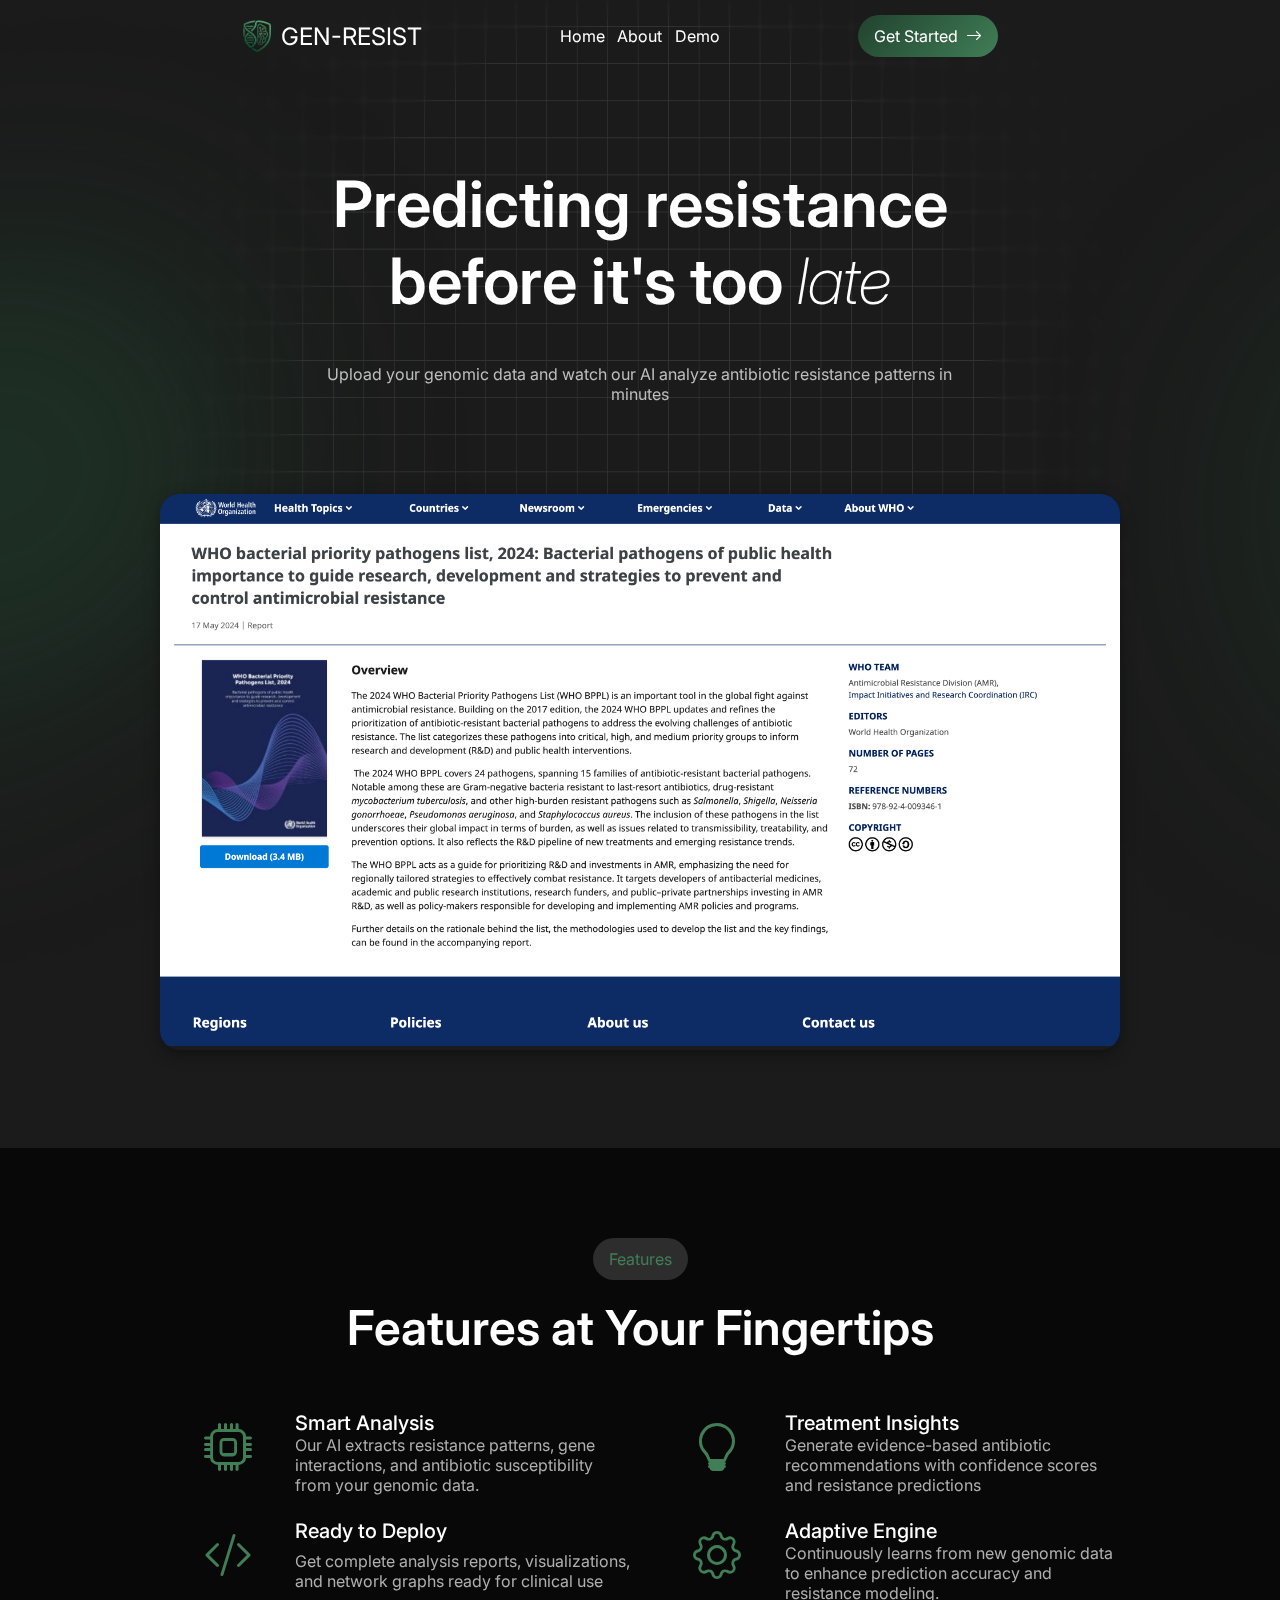
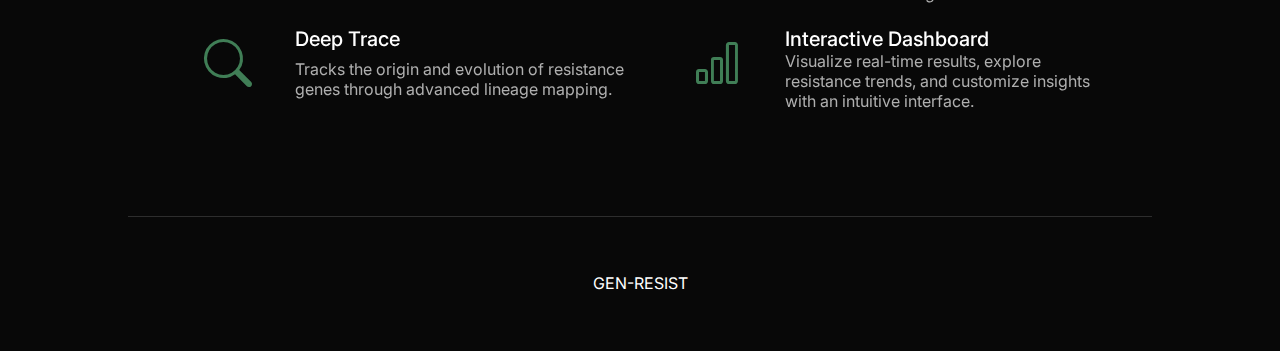
<file: index.html>
<!DOCTYPE html>
<html lang="en">

<head>
    <meta charset="UTF-8">
    <meta name="viewport" content="width=device-width, initial-scale=1.0">
    <title>GEN-RESIST</title>
    <link rel="icon" type="image/x-icon" href="logo.png">
    <link rel="stylesheet" href="style.css">
    <link rel="preconnect" href="https://fonts.googleapis.com">
    <link rel="preconnect" href="https://fonts.gstatic.com" crossorigin>
    <link rel="stylesheet" href="https://cdn.jsdelivr.net/npm/bootstrap-icons@1.13.1/font/bootstrap-icons.min.css">
    <link
        href="https://fonts.googleapis.com/css2?family=Inter:ital,opsz,wght@0,14..32,100..900;1,14..32,100..900&display=swap"
        rel="stylesheet">
</head>

<body>
    <iframe class="dna" src='https://my.spline.design/spiraldna-5NzgnrbNTp1VYnnXjg05sji0/' frameborder='0' width='100%' height='100%'></iframe>
    <img class="blob1" src="whiteBlob.png" alt="">
    <img class="blob2" src="whiteBlob.png" alt="">
    <nav>
        <div class="brandName"><img src="logo.png" alt=""> GEN-RESIST</div>
        <div class="navItems">
            <a class="navItem">Home</a>
            <a href="#about" class="navItem">About</a>
            <a class="navItem" onclick="window.location='./dashboard.html'">Demo</a>
        </div>
        <div class="getStarted">
            <div class="getStartedBox" onclick="window.location='./dashboard.html'">
                Get Started&nbsp; <i class="bi bi-arrow-right"></i>
            </div>
        </div>
    </nav>
    <main>
        <img class="grid" src="grid.png" alt="">
        <div class="title">
            Predicting resistance<br> before it's too <i style="font-weight: 200;">late</i>
        </div>
        <div class="tagline">
            Upload your genomic data and watch our AI analyze antibiotic resistance patterns in minutes
        </div>
        <div class="preview">
            <img src="sampleImage2.png" alt="">
        </div>
    </main>
    <section class="features" id="about">
        <div class="headingBox">
            <div class="headingTag">
                Features
            </div>
            <div class="headingTitle">
                Features at Your Fingertips
            </div>
        </div>
        <div class="featuresBox">
            <div class="feature">
                <div class="featureIcon">
                    <i class="bi bi-cpu"></i>
                </div>
                <div class="featureDesc">
                    <div class="featureHeading">Smart Analysis</div>
                    <div class="featureTagline">Our AI extracts resistance patterns, gene interactions, and antibiotic susceptibility from your genomic data.</div>
                </div>
            </div>
            <div class="feature">
                <div class="featureIcon"><i class="bi bi-lightbulb"></i></div>
                <div class="featureDesc">
                    <div class="featureHeading">Treatment Insights</div>
                    <div class="featureTagline">Generate evidence-based antibiotic recommendations with confidence scores and resistance predictions</div>
                </div>
            </div>
            <div class="feature">
                <div class="featureIcon"><i class="bi bi-code-slash"></i></i></div>
                <div class="featureDesc">
                    <div class="featureHeading">Ready to Deploy</div>
                    <div class="featureTagline">Get complete analysis reports, visualizations, and network graphs ready for clinical use</div>
                </div>
            </div>
            <div class="feature">
                <div class="featureIcon"><i class="bi bi-gear"></i></div>
                <div class="featureDesc">
                    <div class="featureHeading">Adaptive Engine</div>
                    <div class="featureTagline">Continuously learns from new genomic data to enhance prediction accuracy and resistance modeling.</div>
                </div>
            </div>
            <div class="feature">
                <div class="featureIcon"><i class="bi bi-search"></i></i></div>
                <div class="featureDesc">
                    <div class="featureHeading">Deep Trace</div>
                    <div class="featureTagline">Tracks the origin and evolution of resistance genes through advanced lineage mapping.</div>
                </div>
            </div>
            <div class="feature">
                <div class="featureIcon"><i class="bi bi-bar-chart"></i></div>
                <div class="featureDesc">
                    <div class="featureHeading">Interactive Dashboard</div>
                    <div class="featureTagline">Visualize real-time results, explore resistance trends, and customize insights with an intuitive interface.</div>
                </div>
            </div>
        </div>
    </section>
    <footer>
        GEN-RESIST
    </footer>
</body>

</html>
</file>
<file: style.css>
:root {
    --background: #1B1B1B;
    --lines: rgb(45, 45, 45);
    --secondary: #5092d9;
}

* {
    padding: 0;
    margin: 0;
    color: white;
    font-family: inter;
}

body {
    background: var(--background);
    height: 100vh;
    width: 100vw;
    max-width: 100vw;
    overflow-x: hidden;
}

.blob1, .blob2{
    position: absolute;
    z-index: -1;
    top: 0;
    left: -40%;
    opacity: 0.5;
    filter: brightness(0) saturate(100%) invert(19%) sepia(26%) saturate(884%) hue-rotate(91deg) brightness(92%) contrast(87%);
}

.grid{
    position: absolute;
    z-index: -2;
    top: 0;
    left: 0;
    width: 100vw;
    height: 100vh;
    opacity: 0.1;
}

.blob2{
    left: 80%;
}

nav{
    height: 8vh;
    position: fixed;
    top: 0;
    left: 0;
    width: 100vw;
    display: flex;
    justify-content: space-between;
}

.brandName, .navItems, .getStarted{
    width: 33%;
    display: flex;
    align-items: center;
}

.brandName{
    justify-content: flex-end;
    font-size: 1.5rem;
}

.brandName img{
    height: 50%;
    margin-right: 0.5vw;
    width: auto;
    border-radius: 5px;
}

.navItems{
    justify-content: center;
}

.navItem{
    position: relative;
    cursor: pointer;
    text-decoration: none;
}

.navItem::after{
    content: "";
    position: absolute;
    left: 0;
    bottom: -2px;
    width: 0;
    transition: all 150ms ease-out;
    height: 1px;
    border-radius: 100px;
    background: var(--secondary);
}

.navItem:hover::after{
    width: 100%;
}

.navItem:nth-child(2){
    margin: 0 1vw;
}

.getStarted{
    font-size: 1rem;
}

.getStartedBox{
    background: linear-gradient(135deg, #21422E, #407E56);
    padding: 1.25vh 1.25vw;
    border-radius: 100px;
    cursor: pointer;
}

main{
    width: 100vw;
    min-height: 100vh;
    display: flex;
    justify-content: center;
    align-items: center;
    text-align: center;
    flex-direction: column;
    padding-top: 17.5vh;
}

.title{
    font-size: 5vw;
    font-weight: 600;
    margin-bottom: 5vh;
}

.tagline{
    width: 53vw;
    color: rgb(190, 190, 190);
    margin-bottom: 10vh;
}

.features{
    width: 100vw;
    height: max-content;
    margin-top: 10vh;
    background: rgb(8, 8, 8);
    padding: 10vh 0;
    display: flex;
    flex-direction: column;
    align-items: center;
}

.headingBox{
    width: 100%;
    display: flex;
    justify-content: center;
    align-items: center;
    flex-direction: column;
}

.headingTag{
    color: #407E56;
    background: var(--lines);
    padding: 1.25vh 1.25vw;
    border-radius: 100vw;
    margin-bottom: 2vh;
}

.headingTitle{
    font-size: 3rem;
    font-weight: 600;
    margin-bottom: 5vh;
}

.featuresBox{
    width: 75vw;
    height: max-content;
    display: flex;
    flex-wrap: wrap;
    justify-content: space-between;
}

.feature{
    display: flex;
    width: 49%;
    height: 10vh;
    margin-bottom: 2vh;
}

.featureIcon{
    height: 100%;
    aspect-ratio: 1.5 / 1;
    display: flex;
    justify-content: center;
    align-items: center;
    font-size: 3rem;
}

.featureIcon > .bi{
    color: #407E56;
}

.featureDesc{
    display: flex;
    flex-direction: column;
    justify-content: space-between;
    box-sizing: border-box;
    padding: 1vh 0;
}

.featureHeading{
    font-size: 1.25rem;
    font-weight: 500;
}

.featureTagline{
    color: rgb(175, 175, 175);
}

footer{
    width: 100vw;
    height: 15vh;
    display: flex;
    justify-content: center;
    align-items: center;
    background: rgb(8, 8, 8);
    text-align: center;
    line-height: 3vh;
    position: relative;
}

footer::after{
    position: absolute;
    content: "";
    top: 0;
    left: 50%;
    transform: translateX(-50%);
    width: 80%;
    height: 1px;
    background: var(--lines);
}



/* WHO Report Container */
.who-report-container {
    width: 100%;
    max-width: 900px;
    background: rgba(18, 18, 18, 0.95); /* Dark background matching your site */
    border: 1px solid #333;
    border-radius: 20px;
    box-shadow: 0 20px 50px rgba(0,0,0,0.5);
    overflow: hidden;
    font-family: 'Inter', sans-serif;
    margin: 0 auto; /* Center it */
    position: relative;
}

/* Header Section */
.report-header {
    background: linear-gradient(135deg, #2a2a2a, #1a1a1a);
    padding: 30px;
    border-bottom: 1px solid #333;
}

.who-badge {
    display: inline-block;
    background: #007bff; /* WHO Blue */
    color: white;
    font-size: 0.75rem;
    font-weight: 700;
    padding: 4px 10px;
    border-radius: 4px;
    margin-bottom: 15px;
    letter-spacing: 1px;
}

.report-header h3 {
    margin: 0;
    font-size: 1.8rem;
    color: #fff;
    font-weight: 600;
}

.report-header p {
    margin: 8px 0 0 0;
    color: #888;
    font-weight: 300;
}

/* Body Section */
.report-body {
    padding: 30px;
}

.alert-box {
    background: rgba(220, 53, 69, 0.15); /* Red tint */
    border-left: 4px solid #dc3545;
    color: #ff8ca3;
    padding: 15px;
    border-radius: 6px;
    display: flex;
    align-items: center;
    gap: 15px;
    margin-bottom: 30px;
}

/* Stats Grid */
.stat-grid {
    display: grid;
    grid-template-columns: repeat(3, 1fr);
    gap: 20px;
    margin-bottom: 40px;
}

.stat-item {
    background: #1e1e1e;
    padding: 20px;
    border-radius: 12px;
    text-align: center;
}

.stat-num {
    font-size: 2rem;
    font-weight: 700;
    background: linear-gradient(90deg, #fff, #aaa);
    -webkit-background-clip: text;
    background-clip: text;
    -webkit-text-fill-color: transparent;
    margin-bottom: 5px;
}

.stat-label {
    color: #666;
    font-size: 0.85rem;
}

/* Simple CSS Chart */
.chart-section {
    margin-top: 20px;
}

.chart-label {
    color: #888;
    margin-bottom: 15px;
    font-size: 0.9rem;
}

.css-chart {
    display: flex;
    align-items: flex-end;
    gap: 15px;
    height: 150px;
    border-bottom: 1px solid #444;
    padding-bottom: 10px;
}

.chart-bar {
    flex: 1;
    background: #333;
    height: var(--h); /* Variable height */
    border-radius: 4px 4px 0 0;
    position: relative;
    transition: height 1s ease;
}

.chart-bar.alert {
    background: linear-gradient(180deg, #ff6a6a, #dc3545);
}

.chart-bar span {
    position: absolute;
    bottom: -25px;
    width: 100%;
    text-align: center;
    font-size: 0.75rem;
    color: #666;
}

/* Footer */
.report-footer {
    background: #111;
    padding: 15px 30px;
    font-size: 0.75rem;
    color: #555;
    text-transform: uppercase;
    letter-spacing: 1px;
    border-top: 1px solid #222;
}

iframe.dna{
    position: fixed;
    top: 0;
    left: 0;
    z-index: -1;
    width: 100vw;
    height: 100vh;
    /* background: red; */
    transform: rotate(45deg) translateX(25%) translateY(-50%) scale(1.1);
}

.preview{
    width: 75vw;
    height: auto;
    border-radius: 20px;
    overflow: hidden;
    box-shadow: rgba(0, 0, 0, 0.35) 0px 5px 15px;
}

.preview img{
    width: 100%;
    height: auto;
}
</file>
